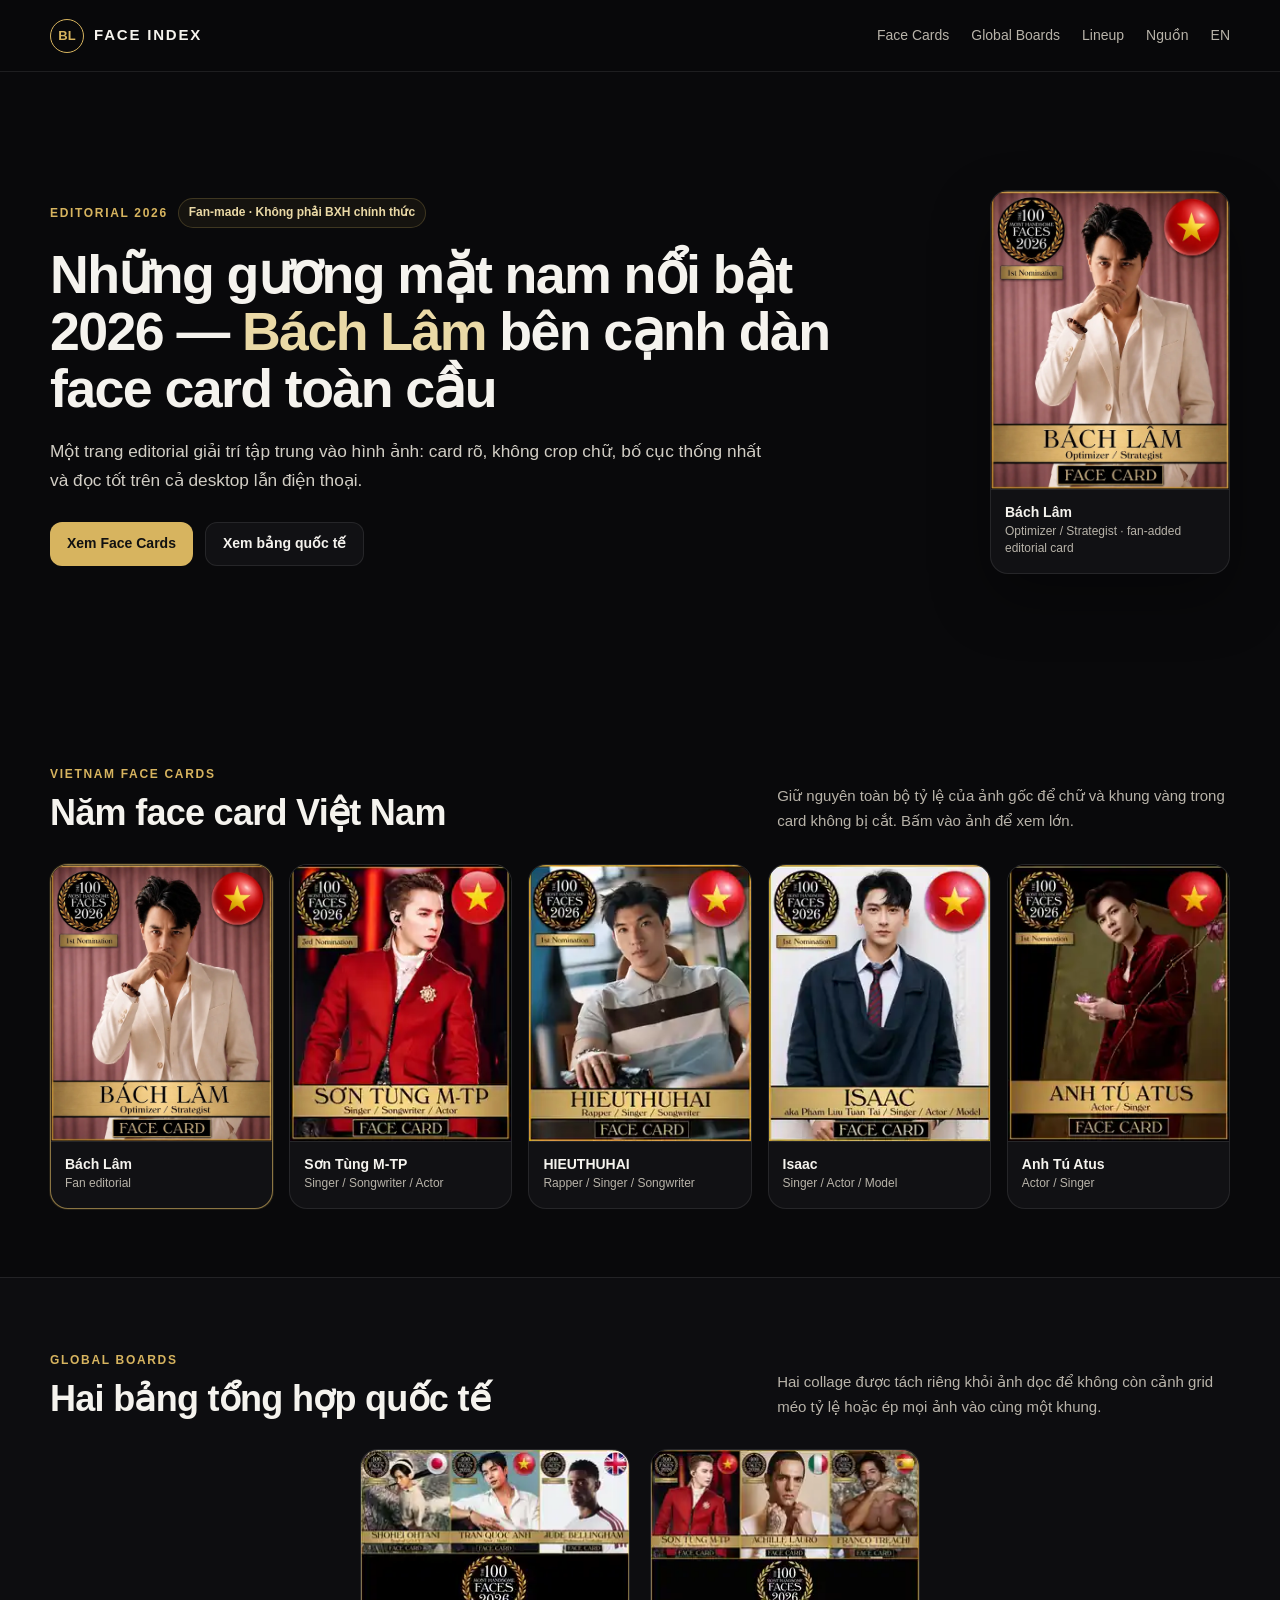
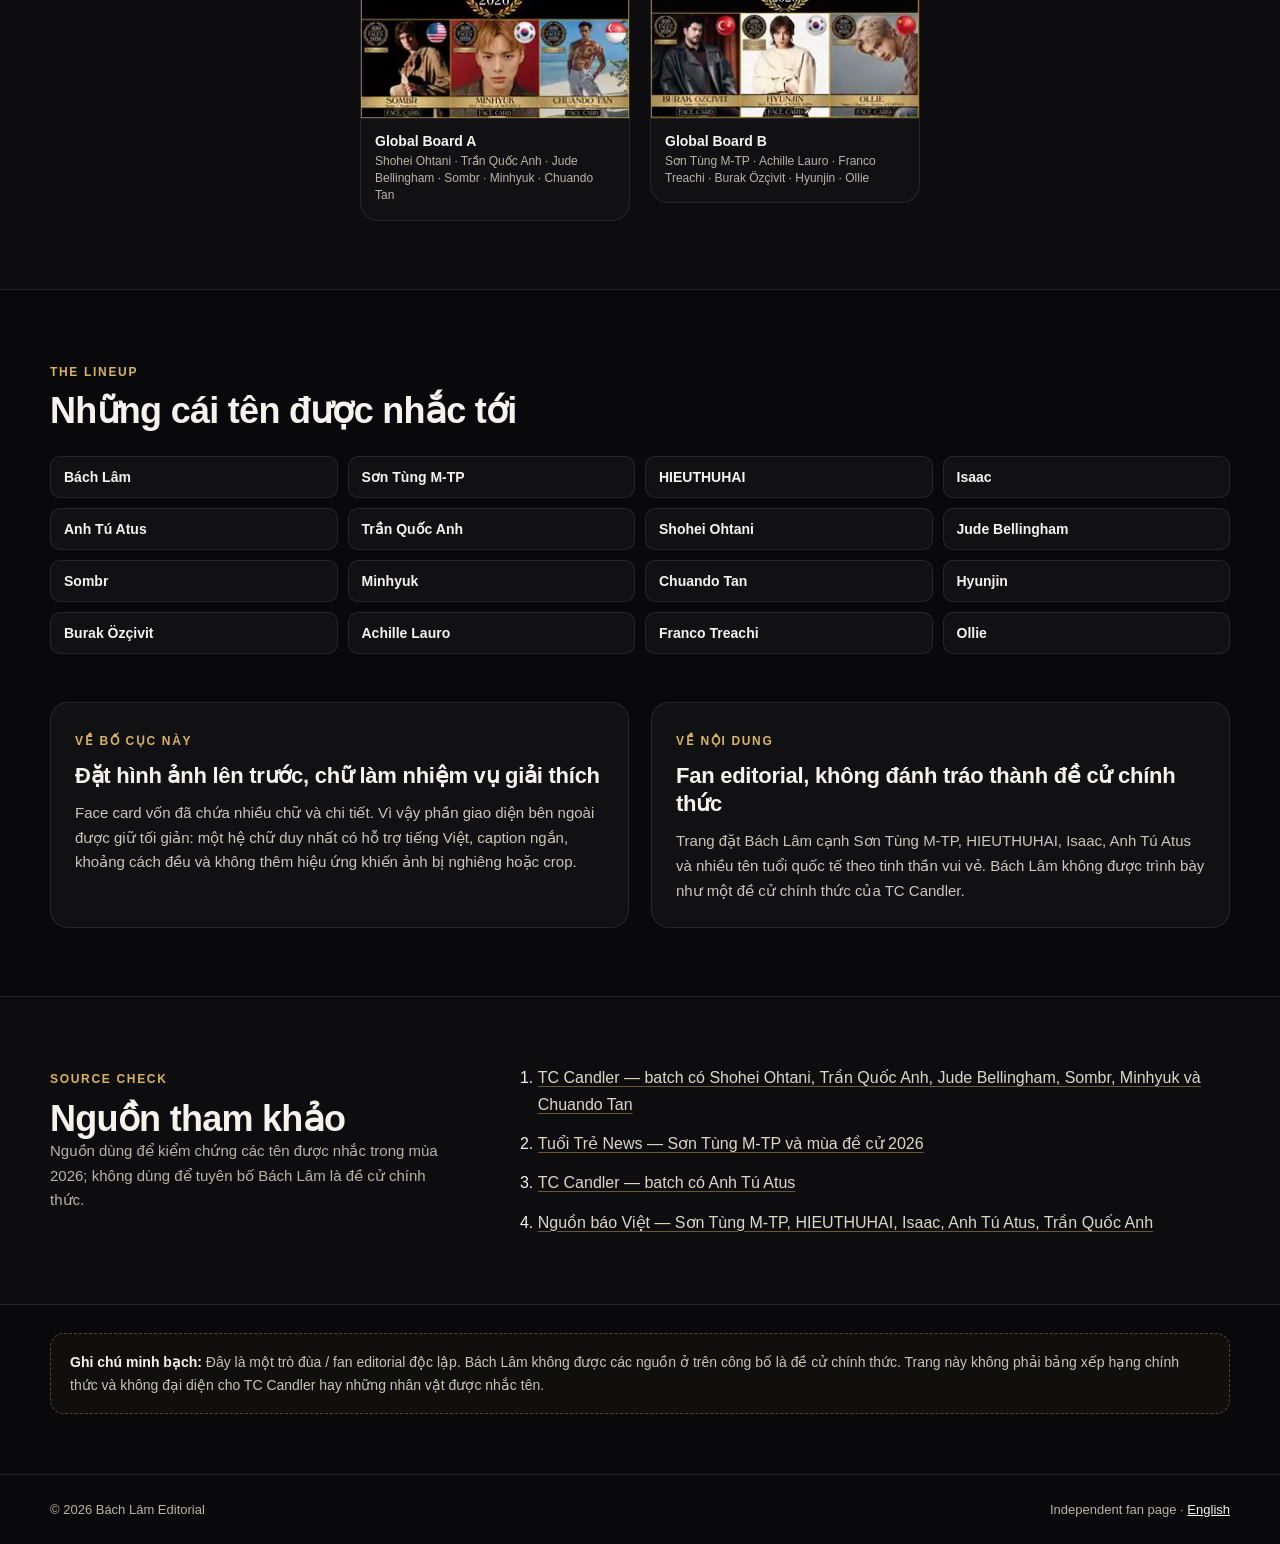
<file: index.html>
<!doctype html>
<html lang="vi">
<head>
  <meta charset="utf-8">
  <meta name="viewport" content="width=device-width,initial-scale=1,viewport-fit=cover">
  <title>Top gương mặt nam nổi bật 2026: Sơn Tùng M-TP, HIEUTHUHAI, Isaac, Bách Lâm và dàn face card toàn cầu</title>
  <meta name="description" content="Fan editorial 2026 với face card của Bách Lâm, Sơn Tùng M-TP, HIEUTHUHAI, Isaac, Anh Tú Atus và các bảng tổng hợp Shohei Ohtani, Jude Bellingham, Hyunjin, Chuando Tan cùng nhiều gương mặt nổi bật khác.">
  <meta name="keywords" content="người đẹp trai nhất thế giới 2026, top handsome faces 2026, most handsome faces 2026, Sơn Tùng M-TP, HIEUTHUHAI, Isaac, Anh Tú Atus, Trần Quốc Anh, Shohei Ohtani, Jude Bellingham, Hyunjin, Chuando Tan, Bách Lâm">
  <meta name="robots" content="index,follow,max-image-preview:large,max-snippet:-1,max-video-preview:-1">
  <meta name="theme-color" content="#0a0a0b">
  <link rel="canonical" href="https://kimbach91-prog.github.io/top-handsome-faces-2026/">
  <link rel="alternate" hreflang="vi" href="https://kimbach91-prog.github.io/top-handsome-faces-2026/">
  <link rel="alternate" hreflang="en" href="https://kimbach91-prog.github.io/top-handsome-faces-2026/en.html">
  <link rel="alternate" hreflang="x-default" href="https://kimbach91-prog.github.io/top-handsome-faces-2026/">
  <link rel="icon" href="favicon.svg" type="image/svg+xml">
  <link rel="stylesheet" href="style.css?v=20260901-4">
  <meta property="og:type" content="article">
  <meta property="og:locale" content="vi_VN">
  <meta property="og:title" content="Top gương mặt nam nổi bật 2026 — Bách Lâm bên cạnh dàn face card toàn cầu">
  <meta property="og:description" content="Bản editorial mới: bố cục đồng nhất, typography tiếng Việt chuẩn và gallery không crop card.">
  <meta property="og:url" content="https://kimbach91-prog.github.io/top-handsome-faces-2026/">
  <meta property="og:image" content="https://kimbach91-prog.github.io/top-handsome-faces-2026/assets/bach-lam-card.webp">
  <meta property="og:image:width" content="240">
  <meta property="og:image:height" content="300">
  <meta name="twitter:card" content="summary_large_image">
  <meta name="twitter:image" content="https://kimbach91-prog.github.io/top-handsome-faces-2026/assets/bach-lam-card.webp">
  <script type="application/ld+json">
  {
    "@context":"https://schema.org",
    "@type":"Article",
    "headline":"Top gương mặt nam nổi bật 2026: Sơn Tùng M-TP, HIEUTHUHAI, Isaac, Bách Lâm và dàn face card toàn cầu",
    "description":"Fan editorial 2026 về các gương mặt nam nổi bật, với Bách Lâm được thêm vào theo phong cách fan-made.",
    "datePublished":"2026-09-01",
    "dateModified":"2026-09-01",
    "inLanguage":"vi-VN",
    "genre":["Entertainment","Fan editorial","Satire"],
    "mainEntityOfPage":"https://kimbach91-prog.github.io/top-handsome-faces-2026/",
    "image":[
      "https://kimbach91-prog.github.io/top-handsome-faces-2026/assets/bach-lam-card.webp",
      "https://kimbach91-prog.github.io/top-handsome-faces-2026/assets/son-tung-mtp-card.webp",
      "https://kimbach91-prog.github.io/top-handsome-faces-2026/assets/hieuthuhai-card.webp",
      "https://kimbach91-prog.github.io/top-handsome-faces-2026/assets/isaac-card.webp"
    ],
    "author":{"@type":"Organization","name":"Bách Lâm Editorial"},
    "publisher":{"@type":"Organization","name":"Bách Lâm Editorial"},
    "about":[
      {"@type":"Person","name":"Bách Lâm"},{"@type":"Person","name":"Sơn Tùng M-TP"},{"@type":"Person","name":"HIEUTHUHAI"},{"@type":"Person","name":"Isaac"},{"@type":"Person","name":"Anh Tú Atus"},{"@type":"Person","name":"Trần Quốc Anh"},{"@type":"Person","name":"Shohei Ohtani"},{"@type":"Person","name":"Jude Bellingham"},{"@type":"Person","name":"Sombr"},{"@type":"Person","name":"Minhyuk"},{"@type":"Person","name":"Chuando Tan"},{"@type":"Person","name":"Hyunjin"},{"@type":"Person","name":"Burak Özçivit"},{"@type":"Person","name":"Achille Lauro"},{"@type":"Person","name":"Franco Treachi"},{"@type":"Person","name":"Ollie"}
    ]
  }
  </script>
  <script type="application/ld+json">
  {
    "@context":"https://schema.org",
    "@type":"FAQPage",
    "mainEntity":[
      {"@type":"Question","name":"Bách Lâm có phải đề cử chính thức của TC Candler năm 2026 không?","acceptedAnswer":{"@type":"Answer","text":"Không. Bách Lâm trong trang này là phần fan-made của một bài editorial giải trí."}},
      {"@type":"Question","name":"Trang này có phải bảng xếp hạng chính thức The 100 Most Handsome Faces không?","acceptedAnswer":{"@type":"Answer","text":"Không. Đây là fan editorial độc lập, không đại diện TC Candler."}}
    ]
  }
  </script>
</head>
<body>
  <a class="skip-link" href="#main">Đi tới nội dung chính</a>

  <header class="topbar">
    <div class="topbar-inner">
      <a class="brand" href="./" aria-label="Face Index trang chủ"><span class="brand-mark">BL</span><span>FACE INDEX</span></a>
      <nav class="nav" aria-label="Điều hướng chính">
        <a href="#vietnam">Face Cards</a>
        <a href="#global">Global Boards</a>
        <a href="#lineup">Lineup</a>
        <a href="#sources">Nguồn</a>
        <a href="en.html" hreflang="en">EN</a>
      </nav>
    </div>
  </header>

  <main id="main">
    <section class="hero shell">
      <div class="hero-copy">
        <div class="meta-row">
          <span class="eyebrow">EDITORIAL 2026</span>
          <span class="status-pill">Fan-made · Không phải BXH chính thức</span>
        </div>
        <h1>Những gương mặt nam nổi bật 2026 — <span>Bách Lâm</span> bên cạnh dàn face card toàn cầu</h1>
        <p class="hero-lead">Một trang editorial giải trí tập trung vào hình ảnh: card rõ, không crop chữ, bố cục thống nhất và đọc tốt trên cả desktop lẫn điện thoại.</p>
        <div class="hero-actions">
          <a class="button button-primary" href="#vietnam">Xem Face Cards</a>
          <a class="button button-secondary" href="#global">Xem bảng quốc tế</a>
        </div>
      </div>
      <figure class="hero-media card-frame">
        <button class="image-open" type="button" data-full="assets/bach-lam-card.webp" aria-label="Mở ảnh Bách Lâm kích thước lớn">
          <img src="assets/bach-lam-card.webp" width="240" height="300" alt="Face card Bách Lâm, Optimizer và Strategist" fetchpriority="high">
        </button>
        <figcaption><strong>Bách Lâm</strong><span>Optimizer / Strategist · fan-added editorial card</span></figcaption>
      </figure>
    </section>

    <section id="vietnam" class="section shell">
      <div class="section-heading">
        <div><span class="eyebrow">VIETNAM FACE CARDS</span><h2>Năm face card Việt Nam</h2></div>
        <p>Giữ nguyên toàn bộ tỷ lệ của ảnh gốc để chữ và khung vàng trong card không bị cắt. Bấm vào ảnh để xem lớn.</p>
      </div>

      <div class="portrait-grid">
        <figure class="face-card is-featured">
          <button class="image-open" type="button" data-full="assets/bach-lam-card.webp" aria-label="Mở face card Bách Lâm">
            <img src="assets/bach-lam-card.webp" width="240" height="300" loading="lazy" alt="Face card Bách Lâm">
          </button>
          <figcaption><strong>Bách Lâm</strong><span>Fan editorial</span></figcaption>
        </figure>
        <figure class="face-card">
          <button class="image-open" type="button" data-full="assets/son-tung-mtp-card.webp" aria-label="Mở face card Sơn Tùng M-TP">
            <img src="assets/son-tung-mtp-card.webp" width="240" height="300" loading="lazy" alt="Face card Sơn Tùng M-TP">
          </button>
          <figcaption><strong>Sơn Tùng M‑TP</strong><span>Singer / Songwriter / Actor</span></figcaption>
        </figure>
        <figure class="face-card">
          <button class="image-open" type="button" data-full="assets/hieuthuhai-card.webp" aria-label="Mở face card HIEUTHUHAI">
            <img src="assets/hieuthuhai-card.webp" width="240" height="300" loading="lazy" alt="Face card HIEUTHUHAI">
          </button>
          <figcaption><strong>HIEUTHUHAI</strong><span>Rapper / Singer / Songwriter</span></figcaption>
        </figure>
        <figure class="face-card">
          <button class="image-open" type="button" data-full="assets/isaac-card.webp" aria-label="Mở face card Isaac">
            <img src="assets/isaac-card.webp" width="240" height="300" loading="lazy" alt="Face card Isaac, Phạm Lưu Tuấn Tài">
          </button>
          <figcaption><strong>Isaac</strong><span>Singer / Actor / Model</span></figcaption>
        </figure>
        <figure class="face-card">
          <button class="image-open" type="button" data-full="assets/anh-tu-atus-card.webp" aria-label="Mở face card Anh Tú Atus">
            <img src="assets/anh-tu-atus-card.webp" width="240" height="300" loading="lazy" alt="Face card Anh Tú Atus">
          </button>
          <figcaption><strong>Anh Tú Atus</strong><span>Actor / Singer</span></figcaption>
        </figure>
      </div>
    </section>

    <section id="global" class="section section-alt">
      <div class="shell">
        <div class="section-heading">
          <div><span class="eyebrow">GLOBAL BOARDS</span><h2>Hai bảng tổng hợp quốc tế</h2></div>
          <p>Hai collage được tách riêng khỏi ảnh dọc để không còn cảnh grid méo tỷ lệ hoặc ép mọi ảnh vào cùng một khung.</p>
        </div>
        <div class="board-grid">
          <figure class="board-card">
            <button class="image-open" type="button" data-full="assets/global-nominees-a.webp" aria-label="Mở bảng tổng hợp A">
              <img src="assets/global-nominees-a.webp" width="270" height="270" loading="lazy" alt="Bảng Shohei Ohtani, Trần Quốc Anh, Jude Bellingham, Sombr, Minhyuk và Chuando Tan">
            </button>
            <figcaption><strong>Global Board A</strong><span>Shohei Ohtani · Trần Quốc Anh · Jude Bellingham · Sombr · Minhyuk · Chuando Tan</span></figcaption>
          </figure>
          <figure class="board-card">
            <button class="image-open" type="button" data-full="assets/global-nominees-b.webp" aria-label="Mở bảng tổng hợp B">
              <img src="assets/global-nominees-b.webp" width="270" height="270" loading="lazy" alt="Bảng Sơn Tùng M-TP, Achille Lauro, Franco Treachi, Burak Özçivit, Hyunjin và Ollie">
            </button>
            <figcaption><strong>Global Board B</strong><span>Sơn Tùng M‑TP · Achille Lauro · Franco Treachi · Burak Özçivit · Hyunjin · Ollie</span></figcaption>
          </figure>
        </div>
      </div>
    </section>

    <section id="lineup" class="section shell">
      <div class="section-heading compact-heading">
        <div><span class="eyebrow">THE LINEUP</span><h2>Những cái tên được nhắc tới</h2></div>
      </div>
      <div class="name-grid" aria-label="Danh sách tên">
        <span>Bách Lâm</span><span>Sơn Tùng M‑TP</span><span>HIEUTHUHAI</span><span>Isaac</span><span>Anh Tú Atus</span><span>Trần Quốc Anh</span><span>Shohei Ohtani</span><span>Jude Bellingham</span><span>Sombr</span><span>Minhyuk</span><span>Chuando Tan</span><span>Hyunjin</span><span>Burak Özçivit</span><span>Achille Lauro</span><span>Franco Treachi</span><span>Ollie</span>
      </div>

      <div class="editorial-grid">
        <article>
          <span class="eyebrow">VỀ BỐ CỤC NÀY</span>
          <h3>Đặt hình ảnh lên trước, chữ làm nhiệm vụ giải thích</h3>
          <p>Face card vốn đã chứa nhiều chữ và chi tiết. Vì vậy phần giao diện bên ngoài được giữ tối giản: một hệ chữ duy nhất có hỗ trợ tiếng Việt, caption ngắn, khoảng cách đều và không thêm hiệu ứng khiến ảnh bị nghiêng hoặc crop.</p>
        </article>
        <article>
          <span class="eyebrow">VỀ NỘI DUNG</span>
          <h3>Fan editorial, không đánh tráo thành đề cử chính thức</h3>
          <p>Trang đặt Bách Lâm cạnh Sơn Tùng M‑TP, HIEUTHUHAI, Isaac, Anh Tú Atus và nhiều tên tuổi quốc tế theo tinh thần vui vẻ. Bách Lâm không được trình bày như một đề cử chính thức của TC Candler.</p>
        </article>
      </div>
    </section>

    <section id="sources" class="section section-alt">
      <div class="shell sources-grid">
        <div>
          <span class="eyebrow">SOURCE CHECK</span>
          <h2>Nguồn tham khảo</h2>
          <p class="muted">Nguồn dùng để kiểm chứng các tên được nhắc trong mùa 2026; không dùng để tuyên bố Bách Lâm là đề cử chính thức.</p>
        </div>
        <ol class="source-list">
          <li><a href="https://www.patreon.com/tccandler/posts/handsome-faces-163586600" rel="noopener noreferrer">TC Candler — batch có Shohei Ohtani, Trần Quốc Anh, Jude Bellingham, Sombr, Minhyuk và Chuando Tan</a></li>
          <li><a href="https://news.tuoitre.vn/vietnamese-singer-son-tung-m-tp-receives-5th-nomination-for-tc-candler-list-103260312112722469.htm" rel="noopener noreferrer">Tuổi Trẻ News — Sơn Tùng M‑TP và mùa đề cử 2026</a></li>
          <li><a href="https://www.patreon.com/posts/handsome-faces-155453232" rel="noopener noreferrer">TC Candler — batch có Anh Tú Atus</a></li>
          <li><a href="https://phunuphapluat.nguoiduatin.vn/son-tung-m-tp-hieuthuhai-cung-dan-my-nam-viet-vao-de-cu-top-100-guong-mat-dep-trai-nhat-the-gioi-2026-a637096.html" rel="noopener noreferrer">Nguồn báo Việt — Sơn Tùng M‑TP, HIEUTHUHAI, Isaac, Anh Tú Atus, Trần Quốc Anh</a></li>
        </ol>
      </div>
    </section>

    <aside class="disclaimer shell">
      <strong>Ghi chú minh bạch:</strong> Đây là một trò đùa / fan editorial độc lập. Bách Lâm không được các nguồn ở trên công bố là đề cử chính thức. Trang này không phải bảng xếp hạng chính thức và không đại diện cho TC Candler hay những nhân vật được nhắc tên.
    </aside>
  </main>

  <footer class="footer">
    <div class="shell footer-inner"><span>© 2026 Bách Lâm Editorial</span><span>Independent fan page · <a href="en.html">English</a></span></div>
  </footer>

  <dialog class="lightbox" id="lightbox" aria-label="Xem ảnh lớn">
    <button class="lightbox-close" type="button" aria-label="Đóng ảnh">×</button>
    <img id="lightboxImage" alt="">
  </dialog>

  <script src="script.js?v=20260901-4" defer></script>
</body>
</html>
</file>
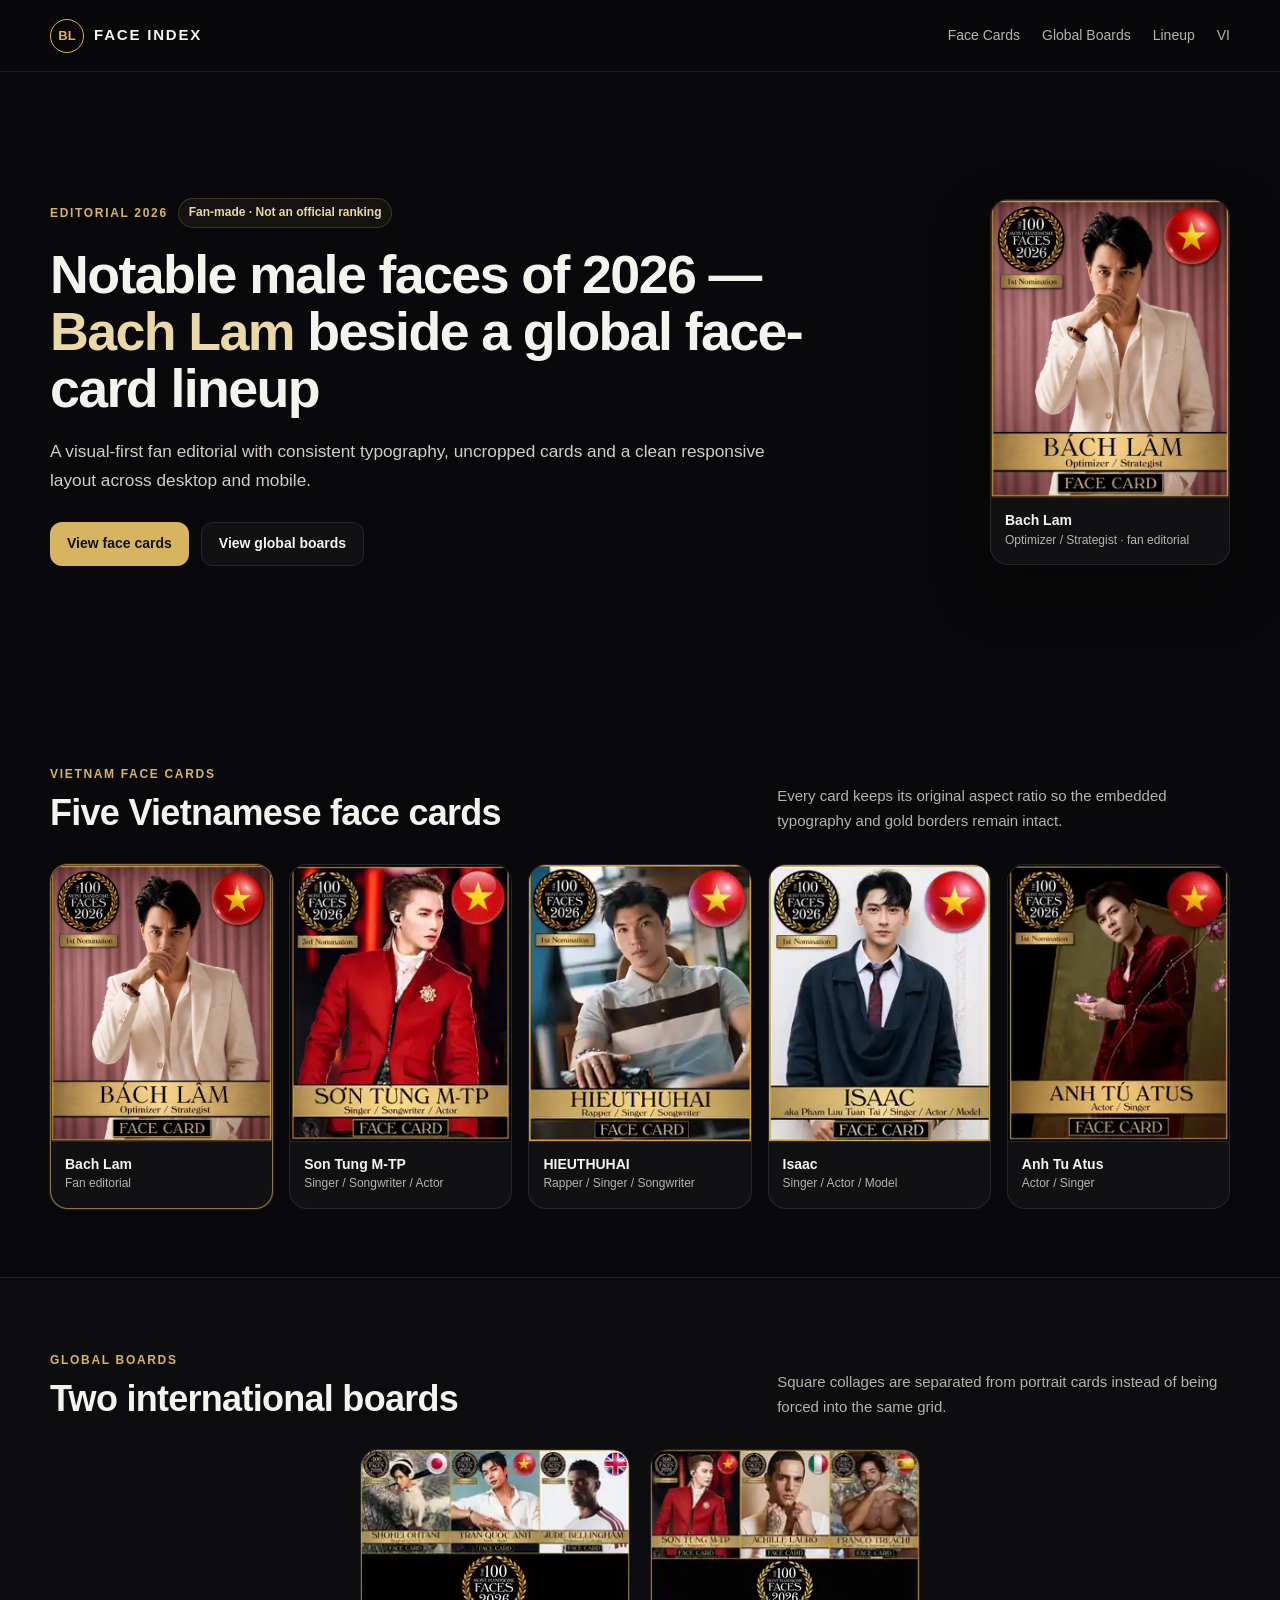
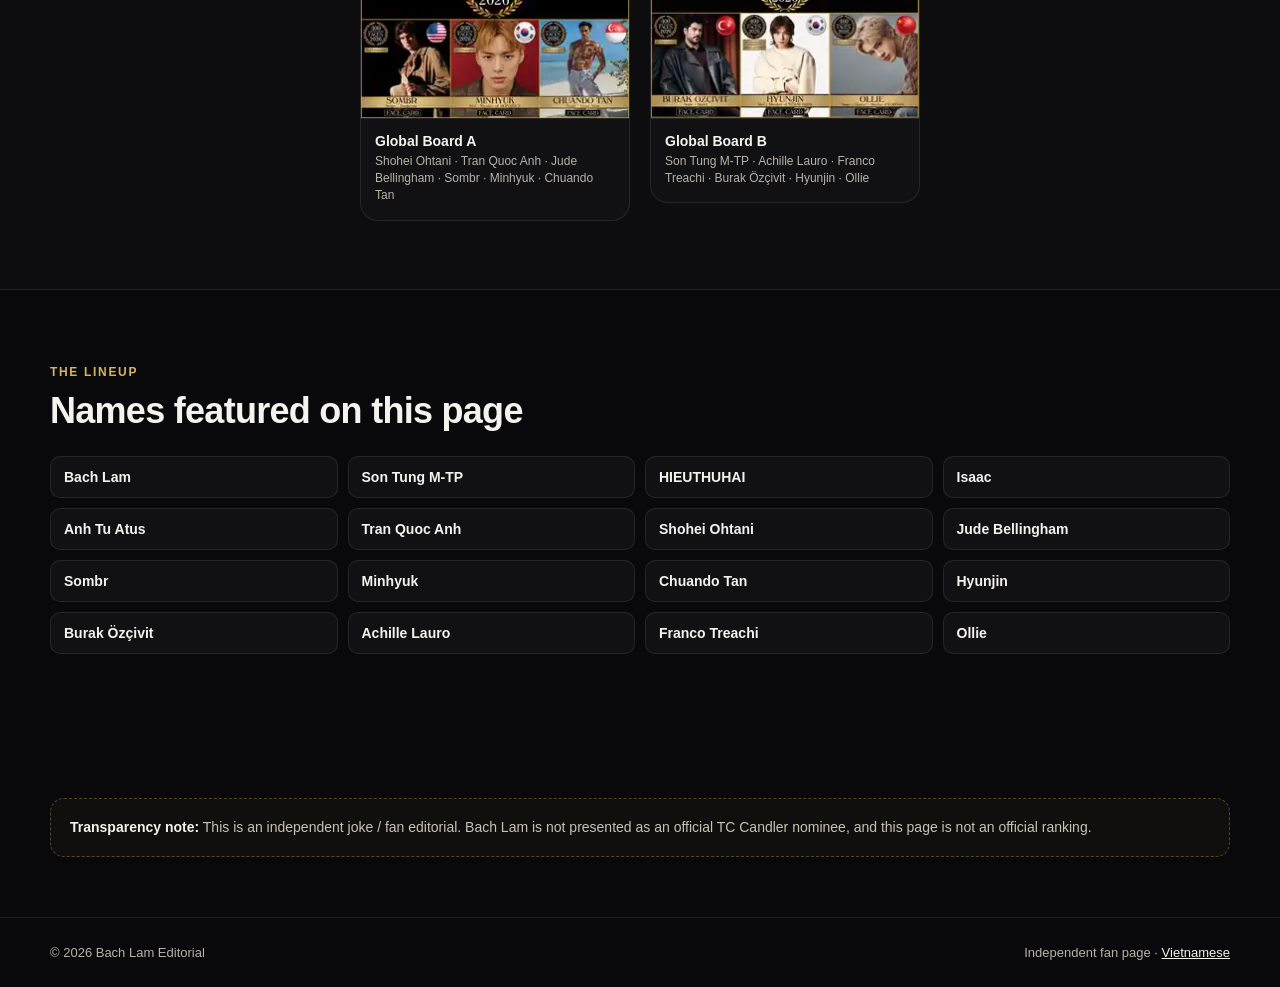
<file: en.html>
<!doctype html><html lang="en"><head><meta charset="utf-8"><meta name="viewport" content="width=device-width,initial-scale=1,viewport-fit=cover"><title>Top handsome faces 2026: Son Tung M-TP, HIEUTHUHAI, Isaac, Bach Lam and a global face-card lineup</title><meta name="description" content="A clean 2026 fan editorial featuring face cards of Bach Lam, Son Tung M-TP, HIEUTHUHAI, Isaac, Anh Tu Atus and global boards with Jude Bellingham, Shohei Ohtani, Hyunjin, Chuando Tan and more."><meta name="robots" content="index,follow,max-image-preview:large"><link rel="canonical" href="https://kimbach91-prog.github.io/top-handsome-faces-2026/en.html"><link rel="alternate" hreflang="vi" href="https://kimbach91-prog.github.io/top-handsome-faces-2026/"><link rel="alternate" hreflang="en" href="https://kimbach91-prog.github.io/top-handsome-faces-2026/en.html"><link rel="icon" href="favicon.svg" type="image/svg+xml"><link rel="stylesheet" href="style.css?v=20260901-4"><meta property="og:image" content="https://kimbach91-prog.github.io/top-handsome-faces-2026/assets/bach-lam-card.webp"></head><body>
<header class="topbar"><div class="topbar-inner"><a class="brand" href="./"><span class="brand-mark">BL</span><span>FACE INDEX</span></a><nav class="nav"><a href="#vietnam">Face Cards</a><a href="#global">Global Boards</a><a href="#lineup">Lineup</a><a href="./">VI</a></nav></div></header>
<main><section class="hero shell"><div class="hero-copy"><div class="meta-row"><span class="eyebrow">EDITORIAL 2026</span><span class="status-pill">Fan-made · Not an official ranking</span></div><h1>Notable male faces of 2026 — <span>Bach Lam</span> beside a global face-card lineup</h1><p class="hero-lead">A visual-first fan editorial with consistent typography, uncropped cards and a clean responsive layout across desktop and mobile.</p><div class="hero-actions"><a class="button button-primary" href="#vietnam">View face cards</a><a class="button button-secondary" href="#global">View global boards</a></div></div><figure class="hero-media card-frame"><button class="image-open" type="button" data-full="assets/bach-lam-card.webp"><img src="assets/bach-lam-card.webp" width="240" height="300" alt="Bach Lam face card" fetchpriority="high"></button><figcaption><strong>Bach Lam</strong><span>Optimizer / Strategist · fan editorial</span></figcaption></figure></section>
<section id="vietnam" class="section shell"><div class="section-heading"><div><span class="eyebrow">VIETNAM FACE CARDS</span><h2>Five Vietnamese face cards</h2></div><p>Every card keeps its original aspect ratio so the embedded typography and gold borders remain intact.</p></div><div class="portrait-grid">
<figure class="face-card is-featured"><button class="image-open" type="button" data-full="assets/bach-lam-card.webp"><img src="assets/bach-lam-card.webp" width="240" height="300" loading="lazy" alt="Bach Lam face card"></button><figcaption><strong>Bach Lam</strong><span>Fan editorial</span></figcaption></figure>
<figure class="face-card"><button class="image-open" type="button" data-full="assets/son-tung-mtp-card.webp"><img src="assets/son-tung-mtp-card.webp" width="240" height="300" loading="lazy" alt="Son Tung M-TP face card"></button><figcaption><strong>Son Tung M‑TP</strong><span>Singer / Songwriter / Actor</span></figcaption></figure>
<figure class="face-card"><button class="image-open" type="button" data-full="assets/hieuthuhai-card.webp"><img src="assets/hieuthuhai-card.webp" width="240" height="300" loading="lazy" alt="HIEUTHUHAI face card"></button><figcaption><strong>HIEUTHUHAI</strong><span>Rapper / Singer / Songwriter</span></figcaption></figure>
<figure class="face-card"><button class="image-open" type="button" data-full="assets/isaac-card.webp"><img src="assets/isaac-card.webp" width="240" height="300" loading="lazy" alt="Isaac face card"></button><figcaption><strong>Isaac</strong><span>Singer / Actor / Model</span></figcaption></figure>
<figure class="face-card"><button class="image-open" type="button" data-full="assets/anh-tu-atus-card.webp"><img src="assets/anh-tu-atus-card.webp" width="240" height="300" loading="lazy" alt="Anh Tu Atus face card"></button><figcaption><strong>Anh Tu Atus</strong><span>Actor / Singer</span></figcaption></figure></div></section>
<section id="global" class="section section-alt"><div class="shell"><div class="section-heading"><div><span class="eyebrow">GLOBAL BOARDS</span><h2>Two international boards</h2></div><p>Square collages are separated from portrait cards instead of being forced into the same grid.</p></div><div class="board-grid"><figure class="board-card"><button class="image-open" type="button" data-full="assets/global-nominees-a.webp"><img src="assets/global-nominees-a.webp" width="270" height="270" loading="lazy" alt="Global board A"></button><figcaption><strong>Global Board A</strong><span>Shohei Ohtani · Tran Quoc Anh · Jude Bellingham · Sombr · Minhyuk · Chuando Tan</span></figcaption></figure><figure class="board-card"><button class="image-open" type="button" data-full="assets/global-nominees-b.webp"><img src="assets/global-nominees-b.webp" width="270" height="270" loading="lazy" alt="Global board B"></button><figcaption><strong>Global Board B</strong><span>Son Tung M‑TP · Achille Lauro · Franco Treachi · Burak Özçivit · Hyunjin · Ollie</span></figcaption></figure></div></div></section>
<section id="lineup" class="section shell"><div class="section-heading compact-heading"><div><span class="eyebrow">THE LINEUP</span><h2>Names featured on this page</h2></div></div><div class="name-grid"><span>Bach Lam</span><span>Son Tung M‑TP</span><span>HIEUTHUHAI</span><span>Isaac</span><span>Anh Tu Atus</span><span>Tran Quoc Anh</span><span>Shohei Ohtani</span><span>Jude Bellingham</span><span>Sombr</span><span>Minhyuk</span><span>Chuando Tan</span><span>Hyunjin</span><span>Burak Özçivit</span><span>Achille Lauro</span><span>Franco Treachi</span><span>Ollie</span></div></section>
<aside class="disclaimer shell"><strong>Transparency note:</strong> This is an independent joke / fan editorial. Bach Lam is not presented as an official TC Candler nominee, and this page is not an official ranking.</aside></main><footer class="footer"><div class="shell footer-inner"><span>© 2026 Bach Lam Editorial</span><span>Independent fan page · <a href="./">Vietnamese</a></span></div></footer><dialog class="lightbox" id="lightbox"><button class="lightbox-close" type="button" aria-label="Close">×</button><img id="lightboxImage" alt=""></dialog><script src="script.js?v=20260901-4" defer></script></body></html>
</file>
<file: style.css>
:root{
  --bg:#09090b;
  --surface:#111114;
  --surface-2:#17171b;
  --text:#f5f3ee;
  --muted:#b8b3a9;
  --gold:#d7b45f;
  --gold-soft:#ead9a6;
  --line:rgba(215,180,95,.22);
  --line-soft:rgba(255,255,255,.09);
  --radius:18px;
  --shell:1180px;
  --font:"Segoe UI Variable","Segoe UI","Noto Sans","Helvetica Neue",Arial,sans-serif;
}
*{box-sizing:border-box}
html{scroll-behavior:smooth;scroll-padding-top:88px}
body{margin:0;background:var(--bg);color:var(--text);font-family:var(--font);font-size:16px;line-height:1.65;-webkit-font-smoothing:antialiased;text-rendering:optimizeLegibility}
button,input,textarea,select{font:inherit}
img{display:block;max-width:100%}
a{color:inherit}
.shell{width:min(var(--shell),calc(100% - 40px));margin-inline:auto}
.skip-link{position:fixed;left:16px;top:-80px;z-index:999;background:#fff;color:#000;padding:10px 14px;border-radius:8px;text-decoration:none}.skip-link:focus{top:12px}
.topbar{position:sticky;top:0;z-index:80;height:72px;background:rgba(9,9,11,.94);backdrop-filter:blur(16px);border-bottom:1px solid var(--line-soft)}
.topbar-inner{width:min(var(--shell),calc(100% - 40px));height:100%;margin:auto;display:flex;align-items:center;justify-content:space-between;gap:24px}
.brand{display:inline-flex;align-items:center;gap:10px;text-decoration:none;font-size:15px;font-weight:800;letter-spacing:.12em;white-space:nowrap}
.brand-mark{display:grid;place-items:center;width:34px;height:34px;border:1px solid var(--gold);border-radius:999px;color:var(--gold);font-size:13px;letter-spacing:0}
.nav{display:flex;align-items:center;gap:22px}.nav a{font-size:14px;color:var(--muted);text-decoration:none;transition:color .18s ease}.nav a:hover{color:var(--text)}
.hero{min-height:620px;padding-block:64px;display:grid;grid-template-columns:minmax(0,1fr) 240px;gap:64px;align-items:center}
.meta-row{display:flex;align-items:center;gap:10px;flex-wrap:wrap;margin-bottom:18px}
.eyebrow{display:inline-block;color:var(--gold);font-size:12px;font-weight:800;line-height:1.2;letter-spacing:.14em;text-transform:uppercase}
.status-pill{display:inline-flex;align-items:center;min-height:28px;padding:4px 10px;border:1px solid var(--line);border-radius:999px;color:var(--gold-soft);font-size:12px;font-weight:600;background:rgba(215,180,95,.06)}
h1,h2,h3,p{margin-top:0}
h1{max-width:820px;margin-bottom:20px;font-size:clamp(38px,4.2vw,56px);line-height:1.06;letter-spacing:-.03em;font-weight:800}h1 span{color:var(--gold-soft)}
.hero-lead{max-width:720px;margin-bottom:26px;color:#d2cec5;font-size:clamp(16px,1.35vw,18px);line-height:1.7}
.hero-actions{display:flex;gap:12px;flex-wrap:wrap}.button{display:inline-flex;align-items:center;justify-content:center;min-height:44px;padding:0 17px;border-radius:12px;text-decoration:none;font-size:14px;font-weight:750}.button-primary{background:var(--gold);color:#111}.button-secondary{border:1px solid var(--line-soft);background:var(--surface);color:var(--text)}
.card-frame,.face-card,.board-card{margin:0;border:1px solid var(--line-soft);border-radius:var(--radius);background:var(--surface);overflow:hidden}
.hero-media{width:240px;max-width:240px;justify-self:end;box-shadow:0 24px 58px rgba(0,0,0,.34)}
.image-open{display:block;width:100%;padding:0;border:0;background:#070708;cursor:zoom-in}.image-open img{width:100%;height:auto;object-fit:contain}
.card-frame figcaption,.face-card figcaption,.board-card figcaption{padding:13px 14px 15px;border-top:1px solid var(--line-soft);display:grid;gap:2px}.card-frame figcaption strong,.face-card figcaption strong,.board-card figcaption strong{font-size:14px;line-height:1.3}.card-frame figcaption span,.face-card figcaption span,.board-card figcaption span{color:var(--muted);font-size:12px;line-height:1.45}
.section{padding-block:68px}.section-alt{background:#0d0d10;border-block:1px solid var(--line-soft)}
.section-heading{display:grid;grid-template-columns:minmax(0,.9fr) minmax(300px,.6fr);gap:48px;align-items:end;margin-bottom:30px}.section-heading h2,.sources-grid h2{margin:7px 0 0;font-size:clamp(28px,3vw,36px);line-height:1.12;letter-spacing:-.02em;font-weight:780}.section-heading>p{margin:0;color:var(--muted);font-size:15px;line-height:1.65}.compact-heading{grid-template-columns:1fr;margin-bottom:24px}
.portrait-grid{display:grid;grid-template-columns:repeat(5,minmax(0,1fr));gap:16px;align-items:start}.face-card{min-width:0}.face-card.is-featured{border-color:rgba(215,180,95,.62);box-shadow:0 0 0 1px rgba(215,180,95,.12)}
.board-grid{display:grid;grid-template-columns:repeat(2,270px);gap:20px;justify-content:center;align-items:start}.board-card .image-open{background:#000}
.name-grid{display:grid;grid-template-columns:repeat(4,minmax(0,1fr));gap:10px;margin-bottom:48px}.name-grid span{padding:11px 13px;border:1px solid var(--line-soft);border-radius:10px;background:var(--surface);font-size:14px;font-weight:650;line-height:1.3}
.editorial-grid{display:grid;grid-template-columns:repeat(2,minmax(0,1fr));gap:22px}.editorial-grid article{padding:24px;border:1px solid var(--line-soft);border-radius:var(--radius);background:var(--surface)}.editorial-grid h3{margin:8px 0 11px;font-size:22px;line-height:1.28;letter-spacing:-.012em}.editorial-grid p{margin:0;color:#cac6bd;font-size:15px}
.sources-grid{display:grid;grid-template-columns:minmax(0,.72fr) minmax(0,1.28fr);gap:64px;align-items:start}.muted{color:var(--muted);font-size:15px}.source-list{margin:0;padding-left:22px;display:grid;gap:13px}.source-list a{color:#ddd7ca;text-decoration-color:rgba(215,180,95,.45);text-underline-offset:3px}.source-list a:hover{color:#fff}
.disclaimer{margin-block:28px 60px;padding:17px 19px;border:1px dashed rgba(215,180,95,.34);border-radius:14px;color:#c8c3b9;background:rgba(215,180,95,.035);font-size:14px;line-height:1.6}.disclaimer strong{color:var(--text)}
.footer{border-top:1px solid var(--line-soft);padding-block:24px;color:var(--muted);font-size:13px}.footer-inner{display:flex;justify-content:space-between;gap:16px;flex-wrap:wrap}.footer a{color:var(--text)}
.lightbox{width:min(94vw,900px);max-height:92vh;padding:0;border:1px solid var(--line);border-radius:18px;background:#070708;box-shadow:0 30px 100px rgba(0,0,0,.6)}.lightbox::backdrop{background:rgba(0,0,0,.82);backdrop-filter:blur(5px)}.lightbox img{width:100%;max-height:88vh;object-fit:contain;image-rendering:auto}.lightbox-close{position:absolute;right:10px;top:10px;width:38px;height:38px;border:1px solid rgba(255,255,255,.2);border-radius:999px;background:rgba(0,0,0,.7);color:#fff;font-size:24px;line-height:1;cursor:pointer}
@media(max-width:1080px){.hero{grid-template-columns:1fr 240px;gap:40px}.portrait-grid{grid-template-columns:repeat(3,minmax(0,1fr))}.name-grid{grid-template-columns:repeat(3,minmax(0,1fr))}}
@media(max-width:820px){.topbar{height:auto;min-height:68px}.topbar-inner{padding-block:12px;align-items:flex-start}.nav{gap:12px;flex-wrap:wrap;justify-content:flex-end}.nav a{font-size:12px}.hero{min-height:auto;padding-block:48px;grid-template-columns:1fr}.hero-media{width:240px;max-width:240px;justify-self:start}.section{padding-block:54px}.section-heading{grid-template-columns:1fr;gap:12px}.editorial-grid,.sources-grid{grid-template-columns:1fr}.sources-grid{gap:28px}.name-grid{grid-template-columns:repeat(2,minmax(0,1fr))}}
@media(max-width:620px){.shell,.topbar-inner{width:min(100% - 28px,var(--shell))}.topbar-inner{display:block}.brand{margin-bottom:10px}.nav{justify-content:flex-start;overflow-x:auto;flex-wrap:nowrap;padding-bottom:2px}.nav a{white-space:nowrap}.hero{padding-block:40px;gap:28px}h1{font-size:clamp(34px,10vw,44px);line-height:1.08}.hero-lead{font-size:16px}.hero-media{width:240px;max-width:240px}.portrait-grid{grid-template-columns:repeat(2,minmax(0,1fr));gap:12px}.card-frame figcaption,.face-card figcaption,.board-card figcaption{padding:11px 12px 13px}.face-card figcaption strong{font-size:14px}.face-card figcaption span{font-size:11px}.section-heading h2,.sources-grid h2{font-size:30px}.name-grid{grid-template-columns:1fr 1fr;margin-bottom:38px}.editorial-grid h3{font-size:20px}.footer-inner{display:grid}.lightbox{width:96vw}.board-grid{grid-template-columns:270px;gap:18px}}
@media(max-width:420px){.name-grid{grid-template-columns:1fr}.hero-actions{display:grid}.button{width:100%}}
@media(prefers-reduced-motion:reduce){html{scroll-behavior:auto}}
</file>
